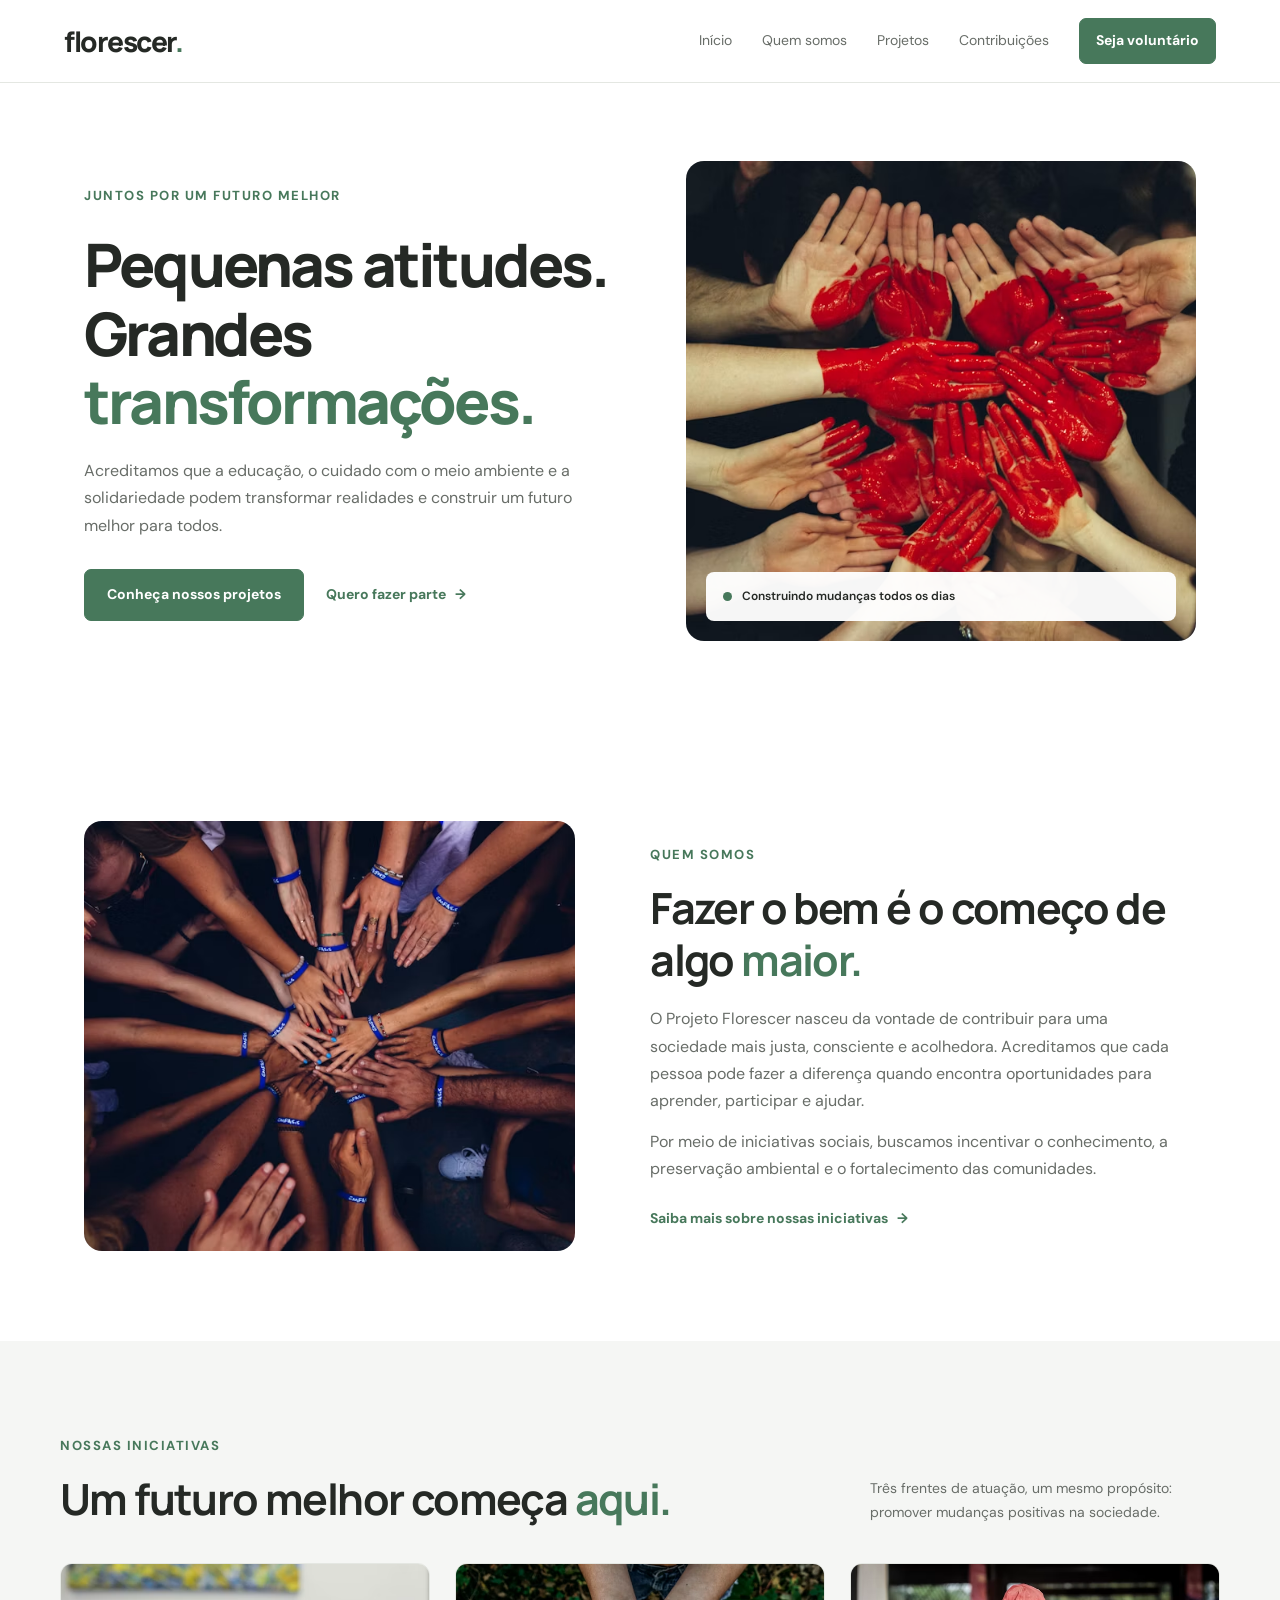
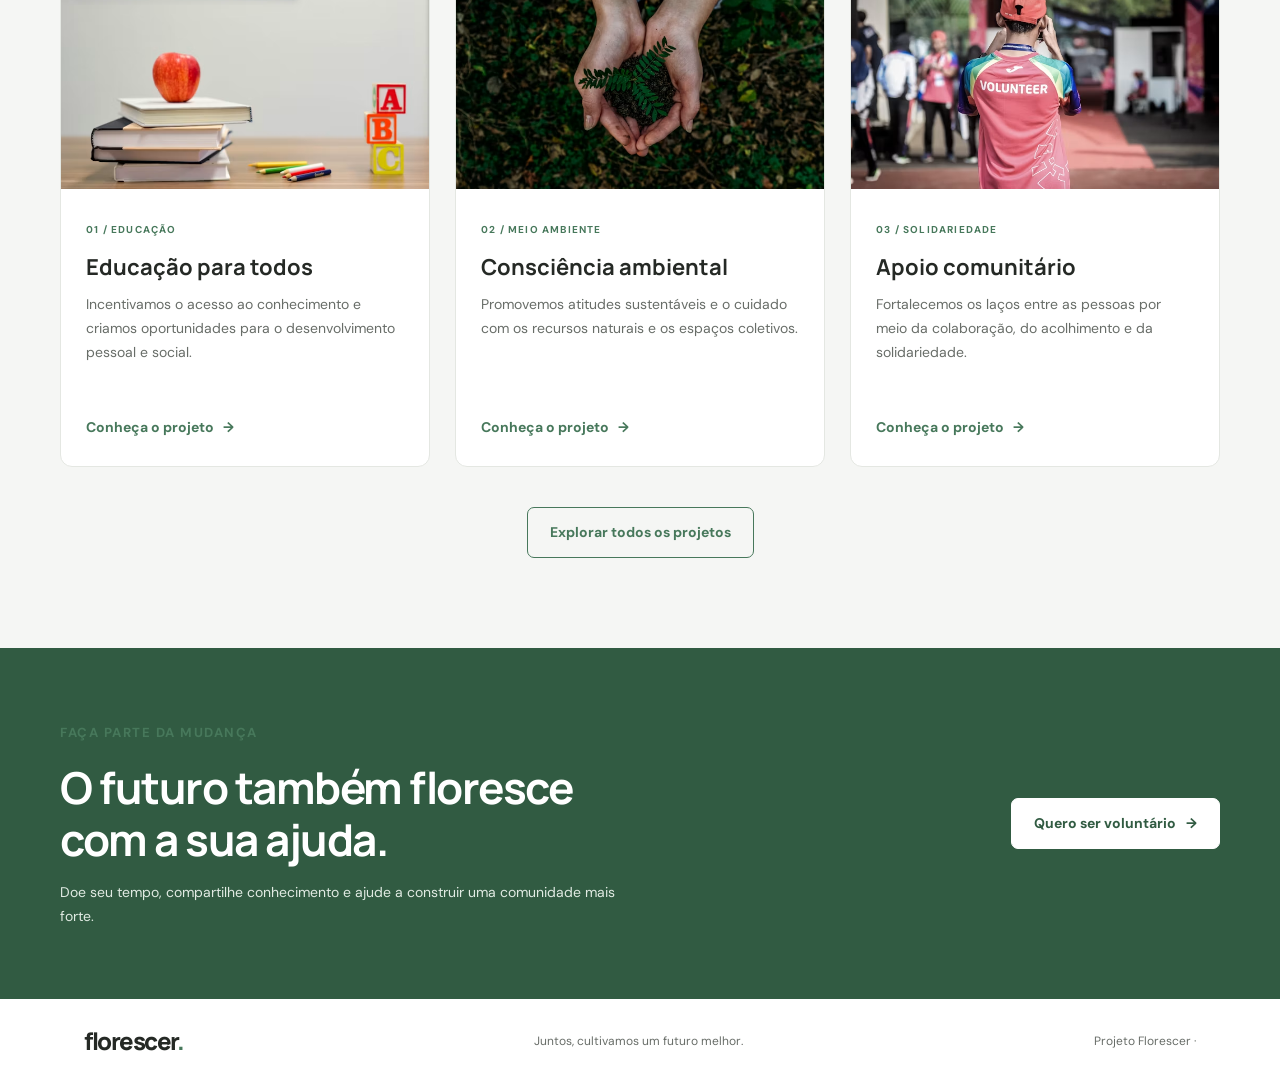
<file: index.html>
<!DOCTYPE html>
<html lang="pt-BR">
<head>
    <meta charset="UTF-8">
    <meta name="viewport" content="width=device-width, initial-scale=1.0">
    <meta name="description" content="Conheça o Projeto Florescer, uma iniciativa dedicada à educação, sustentabilidade e apoio comunitário.">
    <title>Projeto Florescer | Transformando vidas</title>
    <link rel="stylesheet" href="style.css">
    <script src="script.js" defer></script>
</head>
<body>
    <header class="cabecalho">
        <a href="index.html" class="logo">florescer<span>.</span></a>

        <button class="menu-toggle" aria-label="Abrir menu" aria-expanded="false">
            <span></span>
            <span></span>
            <span></span>
        </button>

        <nav class="navegacao" aria-label="Menu principal">
            <a href="#inicio">Início</a>
            <a href="#sobre">Quem somos</a>
            <a href="#projetos">Projetos</a>
            <a href="contribuicoes.html">Contribuições</a>
            <a href="cadastro.html" class="botao botao-menu">Seja voluntário</a>
        </nav>
    </header>

    <main>
        <section class="hero" id="inicio">
            <div class="hero-conteudo">
                <span class="etiqueta">Juntos por um futuro melhor</span>
                <h1>Pequenas atitudes.<br>Grandes <span>transformações.</span></h1>
                <p>
                    Acreditamos que a educação, o cuidado com o meio ambiente
                    e a solidariedade podem transformar realidades e construir
                    um futuro melhor para todos.
                </p>
                <div class="hero-acoes">
                    <a href="#projetos" class="botao">Conheça nossos projetos</a>
                    <a href="cadastro.html" class="link-secundario">Quero fazer parte <span>→</span></a>
                </div>
            </div>

            <div class="hero-imagem">
                <img src="img/img.inicio.avif" alt="Imagem de apresentação do Projeto Florescer">
                <div class="imagem-legenda">
                    <span class="ponto-verde"></span>
                    <span>Construindo mudanças todos os dias</span>
                </div>
            </div>
        </section>

        <section class="sobre secao" id="sobre">
            <div class="sobre-imagem">
                <img src="img/img.quemsomos.avif" alt="Pessoas unidas por uma causa social">
            </div>

            <div class="sobre-conteudo">
                <span class="etiqueta">Quem somos</span>
                <h2>Fazer o bem é o começo de algo <span>maior.</span></h2>
                <p>
                    O Projeto Florescer nasceu da vontade de contribuir para
                    uma sociedade mais justa, consciente e acolhedora.
                    Acreditamos que cada pessoa pode fazer a diferença quando
                    encontra oportunidades para aprender, participar e ajudar.
                </p>
                <p>
                    Por meio de iniciativas sociais, buscamos incentivar o
                    conhecimento, a preservação ambiental e o fortalecimento
                    das comunidades.
                </p>
                <a href="projetos.html" class="link-secundario">Saiba mais sobre nossas iniciativas <span>→</span></a>
            </div>
        </section>

        <section class="projetos secao" id="projetos">
            <div class="secao-cabecalho">
                <div>
                    <span class="etiqueta">Nossas iniciativas</span>
                    <h2>Um futuro melhor começa <span>aqui.</span></h2>
                </div>
                <p>
                    Três frentes de atuação, um mesmo propósito:
                    promover mudanças positivas na sociedade.
                </p>
            </div>

            <div class="projetos-grid">
                <article class="projeto-card">
                    <img src="img/img.eduparatodos.avif" alt="Iniciativa de educação para todos" loading="lazy">
                    <div class="projeto-card-conteudo">
                        <span class="numero-projeto">01 / EDUCAÇÃO</span>
                        <h3>Educação para todos</h3>
                        <p>
                            Incentivamos o acesso ao conhecimento e criamos
                            oportunidades para o desenvolvimento pessoal e social.
                        </p>
                        <a href="projetos.html#educacao" class="link-secundario">
                            Conheça o projeto <span>→</span>
                        </a>
                    </div>
                </article>

                <article class="projeto-card">
                    <img src="img/img.consiambiental.avif" alt="Iniciativa de conscientização ambiental" loading="lazy">
                    <div class="projeto-card-conteudo">
                        <span class="numero-projeto">02 / MEIO AMBIENTE</span>
                        <h3>Consciência ambiental</h3>
                        <p>
                            Promovemos atitudes sustentáveis e o cuidado com
                            os recursos naturais e os espaços coletivos.
                        </p>
                        <a href="projetos.html#meio-ambiente" class="link-secundario">
                            Conheça o projeto <span>→</span>
                        </a>
                    </div>
                </article>

                <article class="projeto-card">
                    <img src="img/img.apoiocomunitario.avif" alt="Iniciativa de apoio à comunidade" loading="lazy">
                    <div class="projeto-card-conteudo">
                        <span class="numero-projeto">03 / SOLIDARIEDADE</span>
                        <h3>Apoio comunitário</h3>
                        <p>
                            Fortalecemos os laços entre as pessoas por meio
                            da colaboração, do acolhimento e da solidariedade.
                        </p>
                        <a href="projetos.html#apoio-comunitario" class="link-secundario">
                            Conheça o projeto <span>→</span>
                        </a>
                    </div>
                </article>
            </div>

            <div class="centralizar">
                <a href="projetos.html" class="botao botao-contorno">Explorar todos os projetos</a>
            </div>
        </section>

        <section class="chamada">
            <div>
                <span class="etiqueta etiqueta-clara">Faça parte da mudança</span>
                <h2>O futuro também floresce<br>com a sua ajuda.</h2>
                <p>
                    Doe seu tempo, compartilhe conhecimento e ajude a
                    construir uma comunidade mais forte.
                </p>
            </div>
            <a href="cadastro.html" class="botao botao-claro">Quero ser voluntário <span>→</span></a>
        </section>
    </main>

    <footer class="rodape">
        <a href="index.html" class="logo logo-rodape">florescer<span>.</span></a>
        <p>Juntos, cultivamos um futuro melhor.</p>
        <span class="copyright">Projeto Florescer · <span id="ano-atual"></span></span>
    </footer>
</body>
</html>
</file>
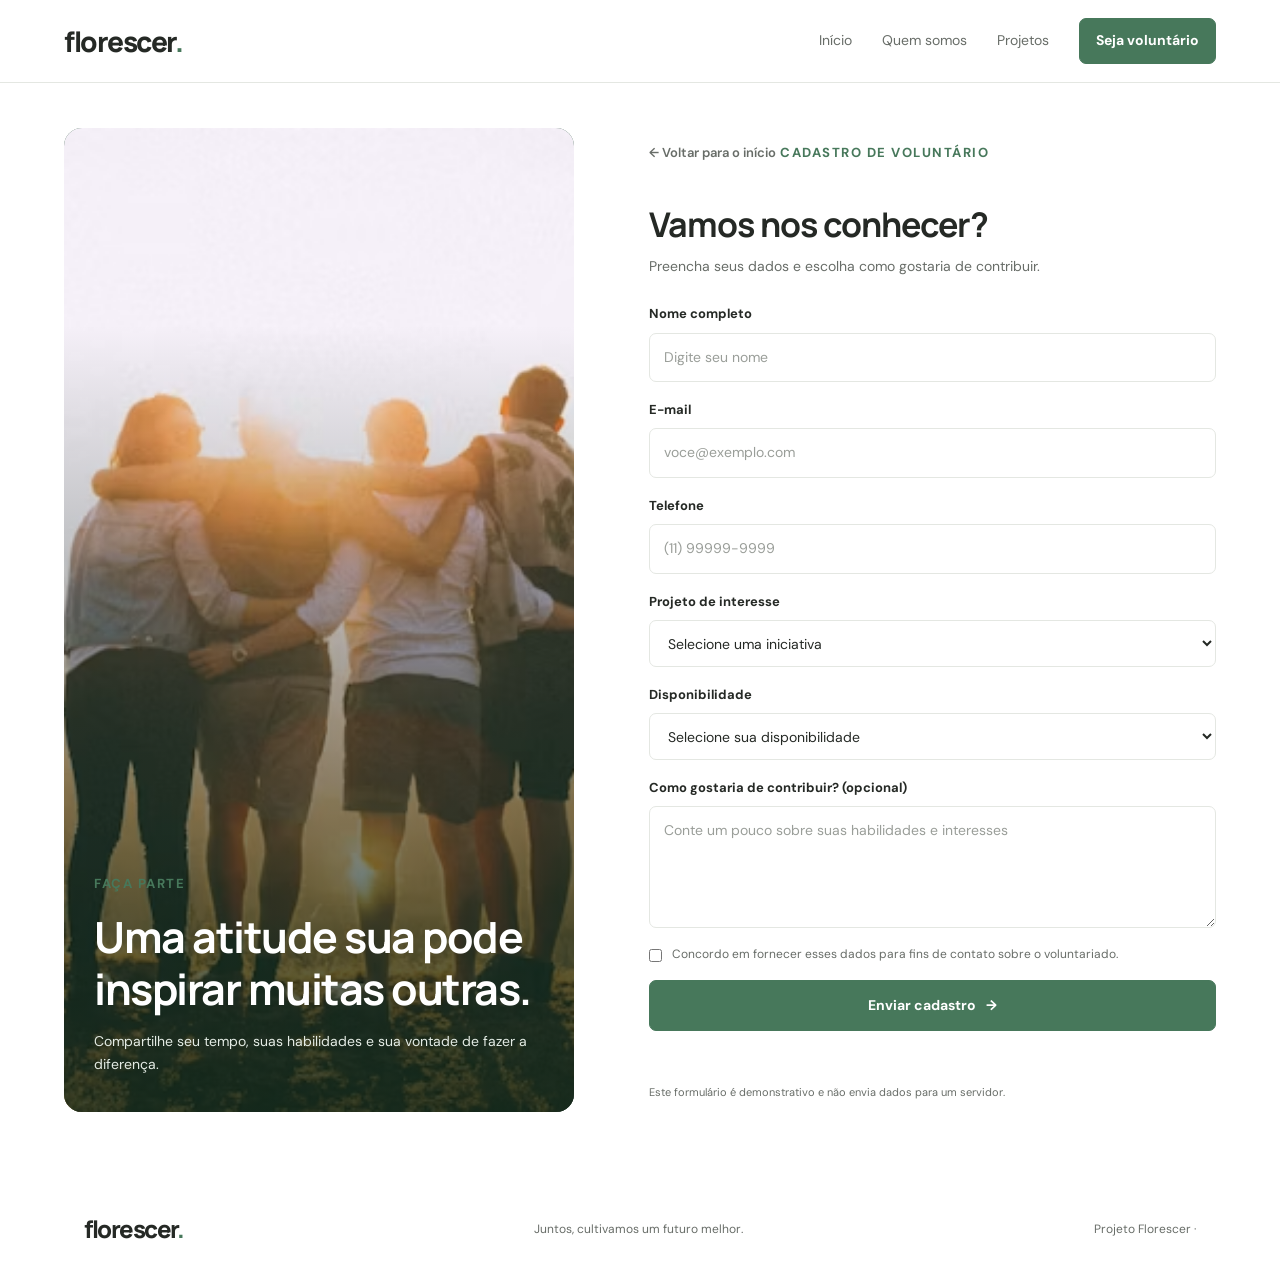
<file: cadastro.html>
<!DOCTYPE html>
<html lang="pt-BR">
<head>
    <meta charset="UTF-8">
    <meta name="viewport" content="width=device-width, initial-scale=1.0">
    <meta name="description" content="Cadastre-se como voluntário e participe das iniciativas do Projeto Florescer.">
    <title>Seja voluntário | Projeto Florescer</title>
    <link rel="stylesheet" href="style.css">
    <script src="script.js" defer></script>
</head>
<body>
    <header class="cabecalho">
        <a href="index.html" class="logo">florescer<span>.</span></a>

        <button class="menu-toggle" aria-label="Abrir menu" aria-expanded="false">
            <span></span>
            <span></span>
            <span></span>
        </button>

        <nav class="navegacao" aria-label="Menu principal">
            <a href="index.html">Início</a>
            <a href="index.html#sobre">Quem somos</a>
            <a href="projetos.html">Projetos</a>
            <a href="cadastro.html" aria-current="page" class="botao botao-menu">Seja voluntário</a>
        </nav>
    </header>

    <main class="cadastro-pagina">
        <section class="cadastro-imagem">
            <img src="img/img.cadastro.avif" alt="Imagem de acolhimento e participação social">
            <div class="cadastro-imagem-texto">
                <span class="etiqueta etiqueta-clara">Faça parte</span>
                <h1>Uma atitude sua pode inspirar muitas outras.</h1>
                <p>
                    Compartilhe seu tempo, suas habilidades e sua vontade
                    de fazer a diferença.
                </p>
            </div>
        </section>

        <section class="cadastro-formulario">
            <a href="index.html" class="voltar">← Voltar para o início</a>
            <span class="etiqueta">Cadastro de voluntário</span>
            <h2>Vamos nos conhecer?</h2>
            <p class="texto-formulario">
                Preencha seus dados e escolha como gostaria de contribuir.
            </p>

            <form id="form-voluntario">
                <div class="campo">
                    <label for="nome">Nome completo</label>
                    <input type="text" id="nome" name="nome" placeholder="Digite seu nome" autocomplete="name" required>
                </div>

                <div class="campo">
                    <label for="email">E-mail</label>
                    <input type="email" id="email" name="email" placeholder="voce@exemplo.com" autocomplete="email" required>
                </div>

                <div class="campo">
                    <label for="telefone">Telefone</label>
                    <input type="tel" id="telefone" name="telefone" placeholder="(11) 99999-9999" autocomplete="tel" required>
                </div>

                <div class="campo">
                    <label for="projeto-interesse">Projeto de interesse</label>
                    <select id="projeto-interesse" name="projeto" required>
                        <option value="">Selecione uma iniciativa</option>
                        <option value="educacao">Educação para todos</option>
                        <option value="meio-ambiente">Consciência ambiental</option>
                        <option value="apoio-comunitario">Apoio comunitário</option>
                        <option value="todos">Tenho interesse em todas</option>
                    </select>
                </div>

                <div class="campo">
                    <label for="disponibilidade">Disponibilidade</label>
                    <select id="disponibilidade" name="disponibilidade" required>
                        <option value="">Selecione sua disponibilidade</option>
                        <option value="durante-a-semana">Durante a semana</option>
                        <option value="finais-de-semana">Finais de semana</option>
                        <option value="ocasional">Ações pontuais</option>
                        <option value="flexivel">Flexível</option>
                    </select>
                </div>

                <div class="campo">
                    <label for="mensagem">Como gostaria de contribuir? (opcional)</label>
                    <textarea id="mensagem" name="mensagem" rows="4" placeholder="Conte um pouco sobre suas habilidades e interesses"></textarea>
                </div>

                <label class="campo-checkbox">
                    <input type="checkbox" id="consentimento" name="consentimento" required>
                    <span>Concordo em fornecer esses dados para fins de contato sobre o voluntariado.</span>
                </label>

                <button type="submit" class="botao botao-formulario">Enviar cadastro <span>→</span></button>

                <p id="mensagem-formulario" class="mensagem-formulario" role="status" aria-live="polite"></p>
                <p class="aviso-formulario">
                    Este formulário é demonstrativo e não envia dados para um servidor.
                </p>
            </form>
        </section>
    </main>

    <footer class="rodape">
        <a href="index.html" class="logo logo-rodape">florescer<span>.</span></a>
        <p>Juntos, cultivamos um futuro melhor.</p>
        <span class="copyright">Projeto Florescer · <span id="ano-atual"></span></span>
    </footer>
</body>
</html>
</file>
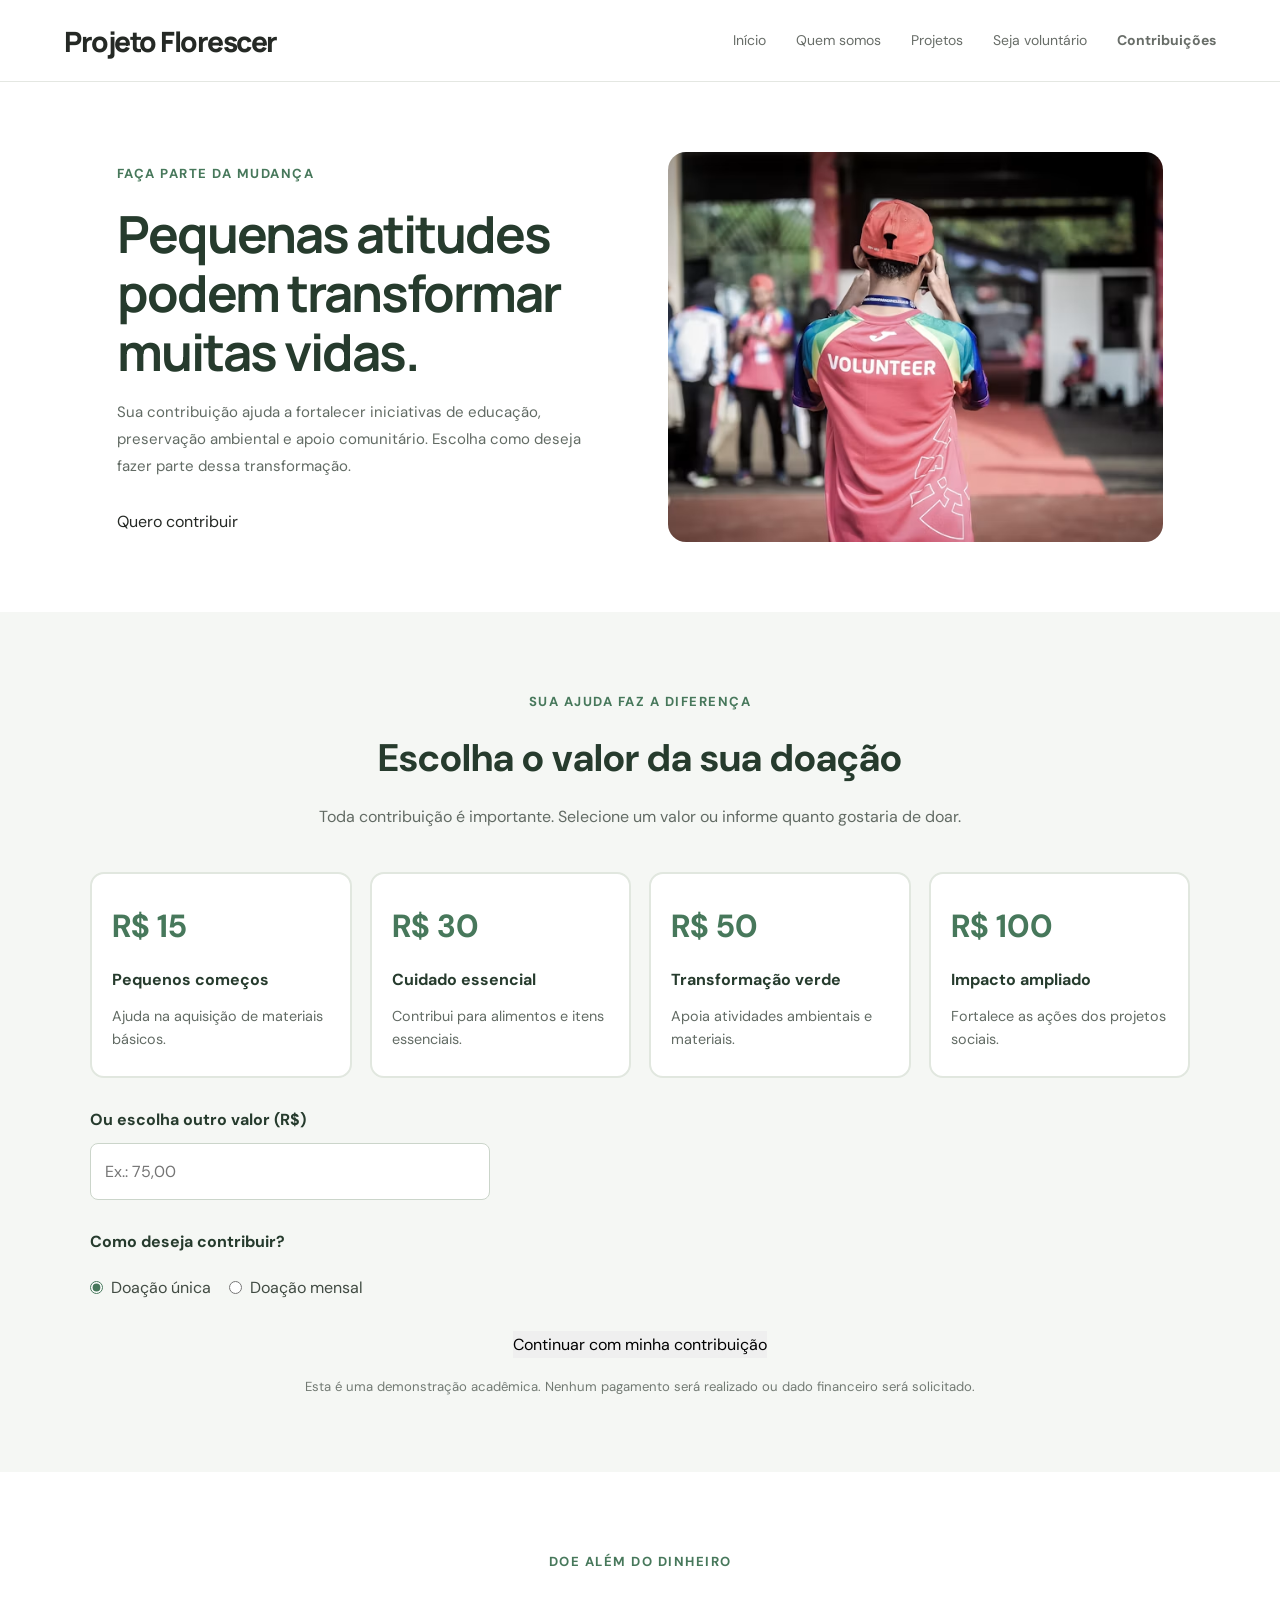
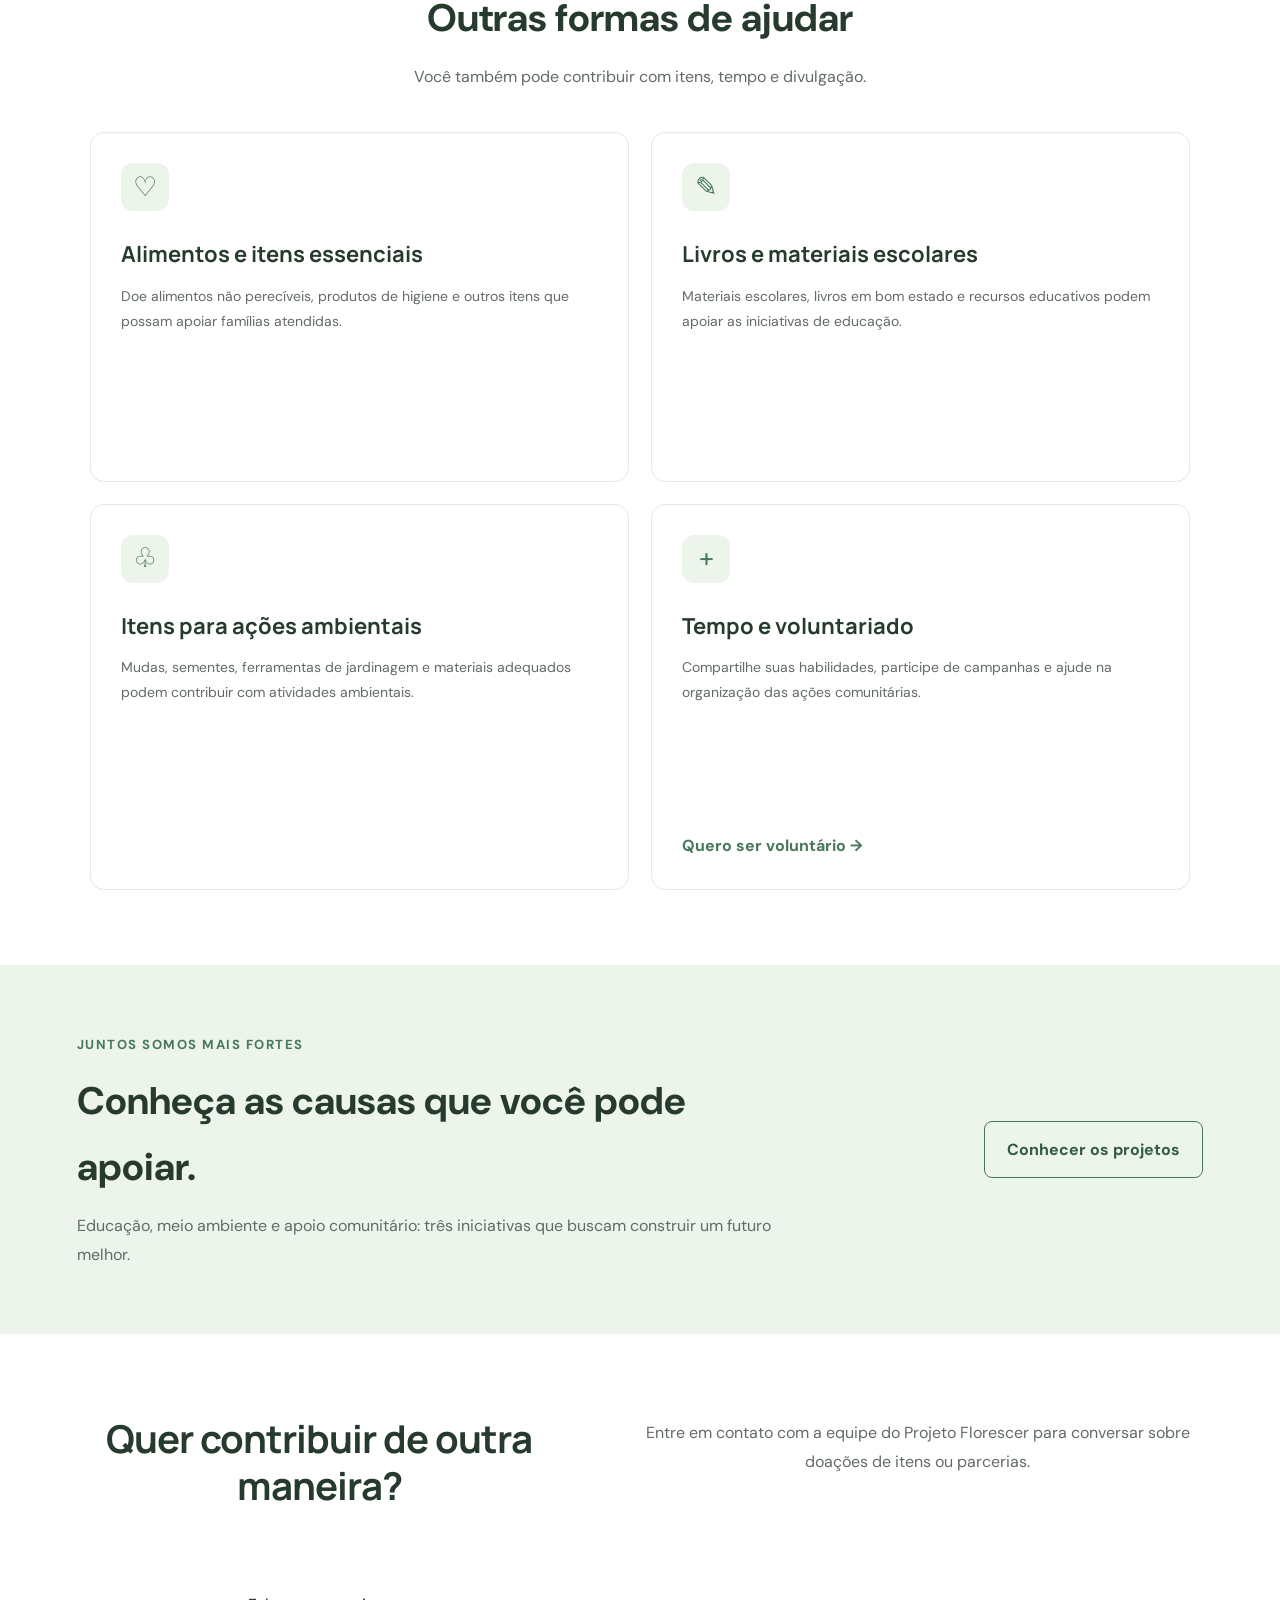
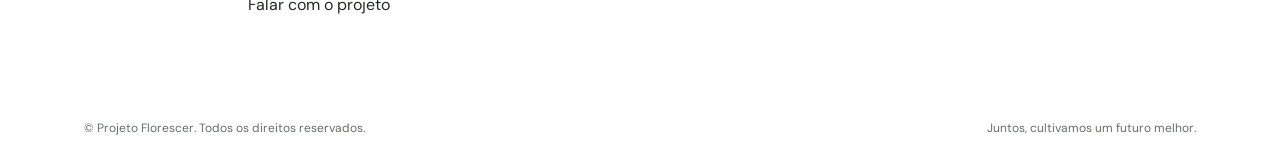
<file: contribuicoes.html>
<!DOCTYPE html>
<html lang="pt-BR">
<head>
    <meta charset="UTF-8">
    <meta name="viewport" content="width=device-width, initial-scale=1.0">
    <meta name="description" content="Contribua com o Projeto Florescer e ajude a transformar vidas por meio da educação, do meio ambiente e do apoio comunitário.">
    <title>Contribuições | Projeto Florescer</title>
    <link rel="stylesheet" href="style.css">
    <script src="script.js" defer></script>
</head>
<body>

    <header class="cabecalho">
        <a href="index.html" class="logo">Projeto Florescer</a>

        <nav class="navegacao">
            <a href="index.html">Início</a>
            <a href="index.html#quem-somos">Quem somos</a>
            <a href="projetos.html">Projetos</a>
            <a href="cadastro.html">Seja voluntário</a>
            <a href="contribuicoes.html" class="link-ativo">Contribuições</a>
        </nav>
    </header>

    <main>
        <section class="contribuicoes-hero">
            <div class="contribuicoes-hero-conteudo">
                <span class="etiqueta">Faça parte da mudança</span>
                <h1>Pequenas atitudes podem transformar muitas vidas.</h1>
                <p>
                    Sua contribuição ajuda a fortalecer iniciativas de educação,
                    preservação ambiental e apoio comunitário. Escolha como
                    deseja fazer parte dessa transformação.
                </p>
                <a href="#doacoes" class="botao-principal">Quero contribuir</a>
            </div>

            <div class="contribuicoes-hero-imagem">
                <img
                    src="img/img.apoiocomunitario.avif"
                    alt="Ações de apoio comunitário do Projeto Florescer"
                >
            </div>
        </section>

        <section class="secao-contribuicoes" id="doacoes">
            <div class="titulo-secao">
                <span class="etiqueta">Sua ajuda faz a diferença</span>
                <h2>Escolha o valor da sua doação</h2>
                <p>
                    Toda contribuição é importante. Selecione um valor
                    ou informe quanto gostaria de doar.
                </p>
            </div>

            <form id="form-doacao" class="form-doacao">
                <div class="opcoes-doacao">
                    <label class="opcao-doacao">
                        <input type="radio" name="valor" value="15" required>
                        <span class="opcao-doacao-conteudo">
                            <strong>R$ 15</strong>
                            <small>Pequenos começos</small>
                            <span>Ajuda na aquisição de materiais básicos.</span>
                        </span>
                    </label>

                    <label class="opcao-doacao">
                        <input type="radio" name="valor" value="30">
                        <span class="opcao-doacao-conteudo">
                            <strong>R$ 30</strong>
                            <small>Cuidado essencial</small>
                            <span>Contribui para alimentos e itens essenciais.</span>
                        </span>
                    </label>

                    <label class="opcao-doacao">
                        <input type="radio" name="valor" value="50">
                        <span class="opcao-doacao-conteudo">
                            <strong>R$ 50</strong>
                            <small>Transformação verde</small>
                            <span>Apoia atividades ambientais e materiais.</span>
                        </span>
                    </label>

                    <label class="opcao-doacao">
                        <input type="radio" name="valor" value="100">
                        <span class="opcao-doacao-conteudo">
                            <strong>R$ 100</strong>
                            <small>Impacto ampliado</small>
                            <span>Fortalece as ações dos projetos sociais.</span>
                        </span>
                    </label>
                </div>

                <div class="valor-personalizado">
                    <label for="valor-personalizado">Ou escolha outro valor (R$)</label>
                    <input
                        type="number"
                        id="valor-personalizado"
                        name="valor-personalizado"
                        min="1"
                        step="0.01"
                        placeholder="Ex.: 75,00"
                    >
                </div>

                <div class="frequencia-doacao">
                    <p>Como deseja contribuir?</p>

                    <label>
                        <input type="radio" name="frequencia" value="unica" checked>
                        Doação única
                    </label>

                    <label>
                        <input type="radio" name="frequencia" value="mensal">
                        Doação mensal
                    </label>
                </div>

                <button type="submit" class="botao-principal botao-doacao">
                    Continuar com minha contribuição
                </button>

                <p id="mensagem-doacao" class="mensagem-formulario" role="status"></p>

                <p class="aviso-doacao">
                    Esta é uma demonstração acadêmica. Nenhum pagamento será
                    realizado ou dado financeiro será solicitado.
                </p>
            </form>
        </section>

        <section class="secao-contribuicoes secao-itens">
            <div class="titulo-secao">
                <span class="etiqueta">Doe além do dinheiro</span>
                <h2>Outras formas de ajudar</h2>
                <p>
                    Você também pode contribuir com itens, tempo e divulgação.
                </p>
            </div>

            <div class="contribuicoes-grid">
                <article class="contribuicao-card">
                    <div class="contribuicao-icone">♡</div>
                    <h3>Alimentos e itens essenciais</h3>
                    <p>
                        Doe alimentos não perecíveis, produtos de higiene
                        e outros itens que possam apoiar famílias atendidas.
                    </p>
                </article>

                <article class="contribuicao-card">
                    <div class="contribuicao-icone">✎</div>
                    <h3>Livros e materiais escolares</h3>
                    <p>
                        Materiais escolares, livros em bom estado e recursos
                        educativos podem apoiar as iniciativas de educação.
                    </p>
                </article>

                <article class="contribuicao-card">
                    <div class="contribuicao-icone">♧</div>
                    <h3>Itens para ações ambientais</h3>
                    <p>
                        Mudas, sementes, ferramentas de jardinagem e materiais
                        adequados podem contribuir com atividades ambientais.
                    </p>
                </article>

                <article class="contribuicao-card">
                    <div class="contribuicao-icone">+</div>
                    <h3>Tempo e voluntariado</h3>
                    <p>
                        Compartilhe suas habilidades, participe de campanhas
                        e ajude na organização das ações comunitárias.
                    </p>
                    <a href="cadastro.html" class="link-card">Quero ser voluntário →</a>
                </article>
            </div>
        </section>

        <section class="contribuicoes-projetos">
            <div>
                <span class="etiqueta">Juntos somos mais fortes</span>
                <h2>Conheça as causas que você pode apoiar.</h2>
                <p>
                    Educação, meio ambiente e apoio comunitário:
                    três iniciativas que buscam construir um futuro melhor.
                </p>
            </div>

            <a href="projetos.html" class="botao-secundario">
                Conhecer os projetos
            </a>
        </section>

        <section class="contato-contribuicao">
            <h2>Quer contribuir de outra maneira?</h2>
            <p>
                Entre em contato com a equipe do Projeto Florescer
                para conversar sobre doações de itens ou parcerias.
            </p>
            <a href="cadastro.html" class="botao-principal">
                Falar com o projeto
            </a>
        </section>
    </main>

    <footer class="rodape">
        <p>&copy; <span id="ano-atual"></span> Projeto Florescer. Todos os direitos reservados.</p>
        <p>Juntos, cultivamos um futuro melhor.</p>
    </footer>

</body>
</html>
</file>
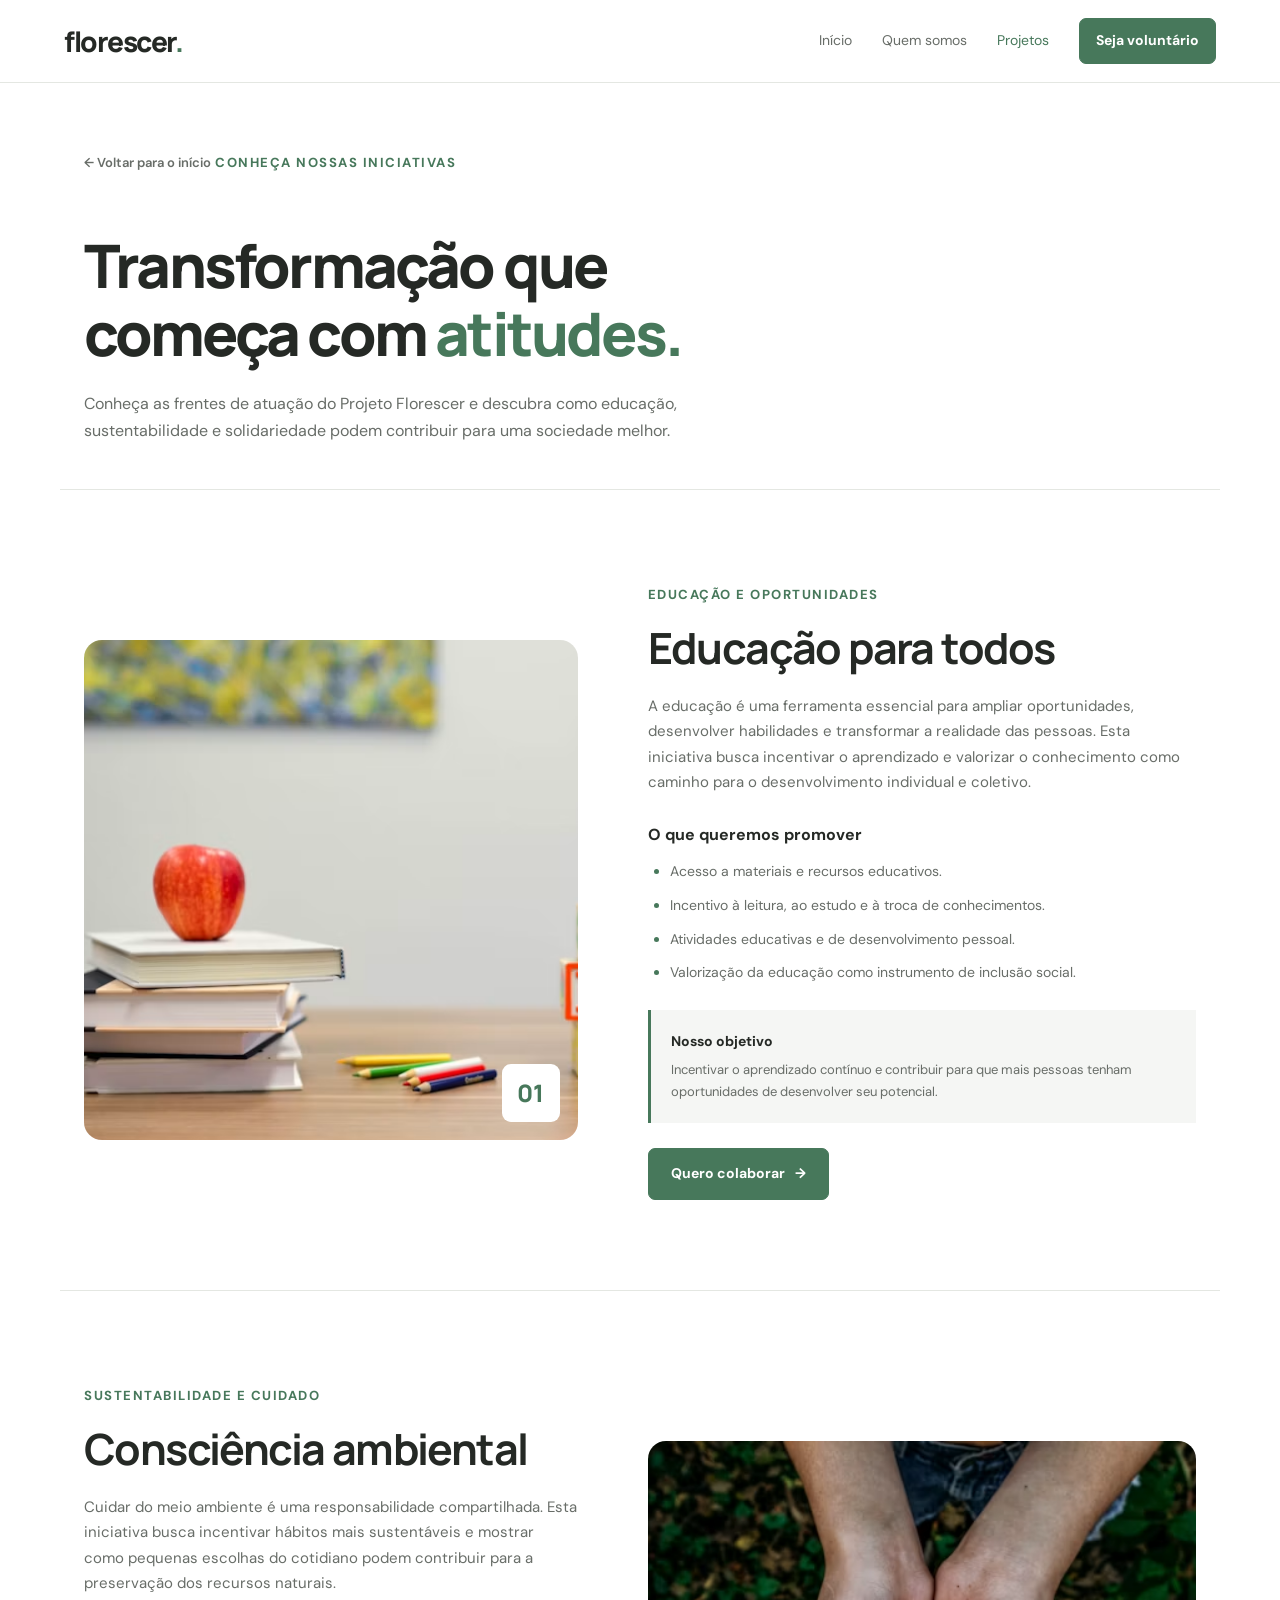
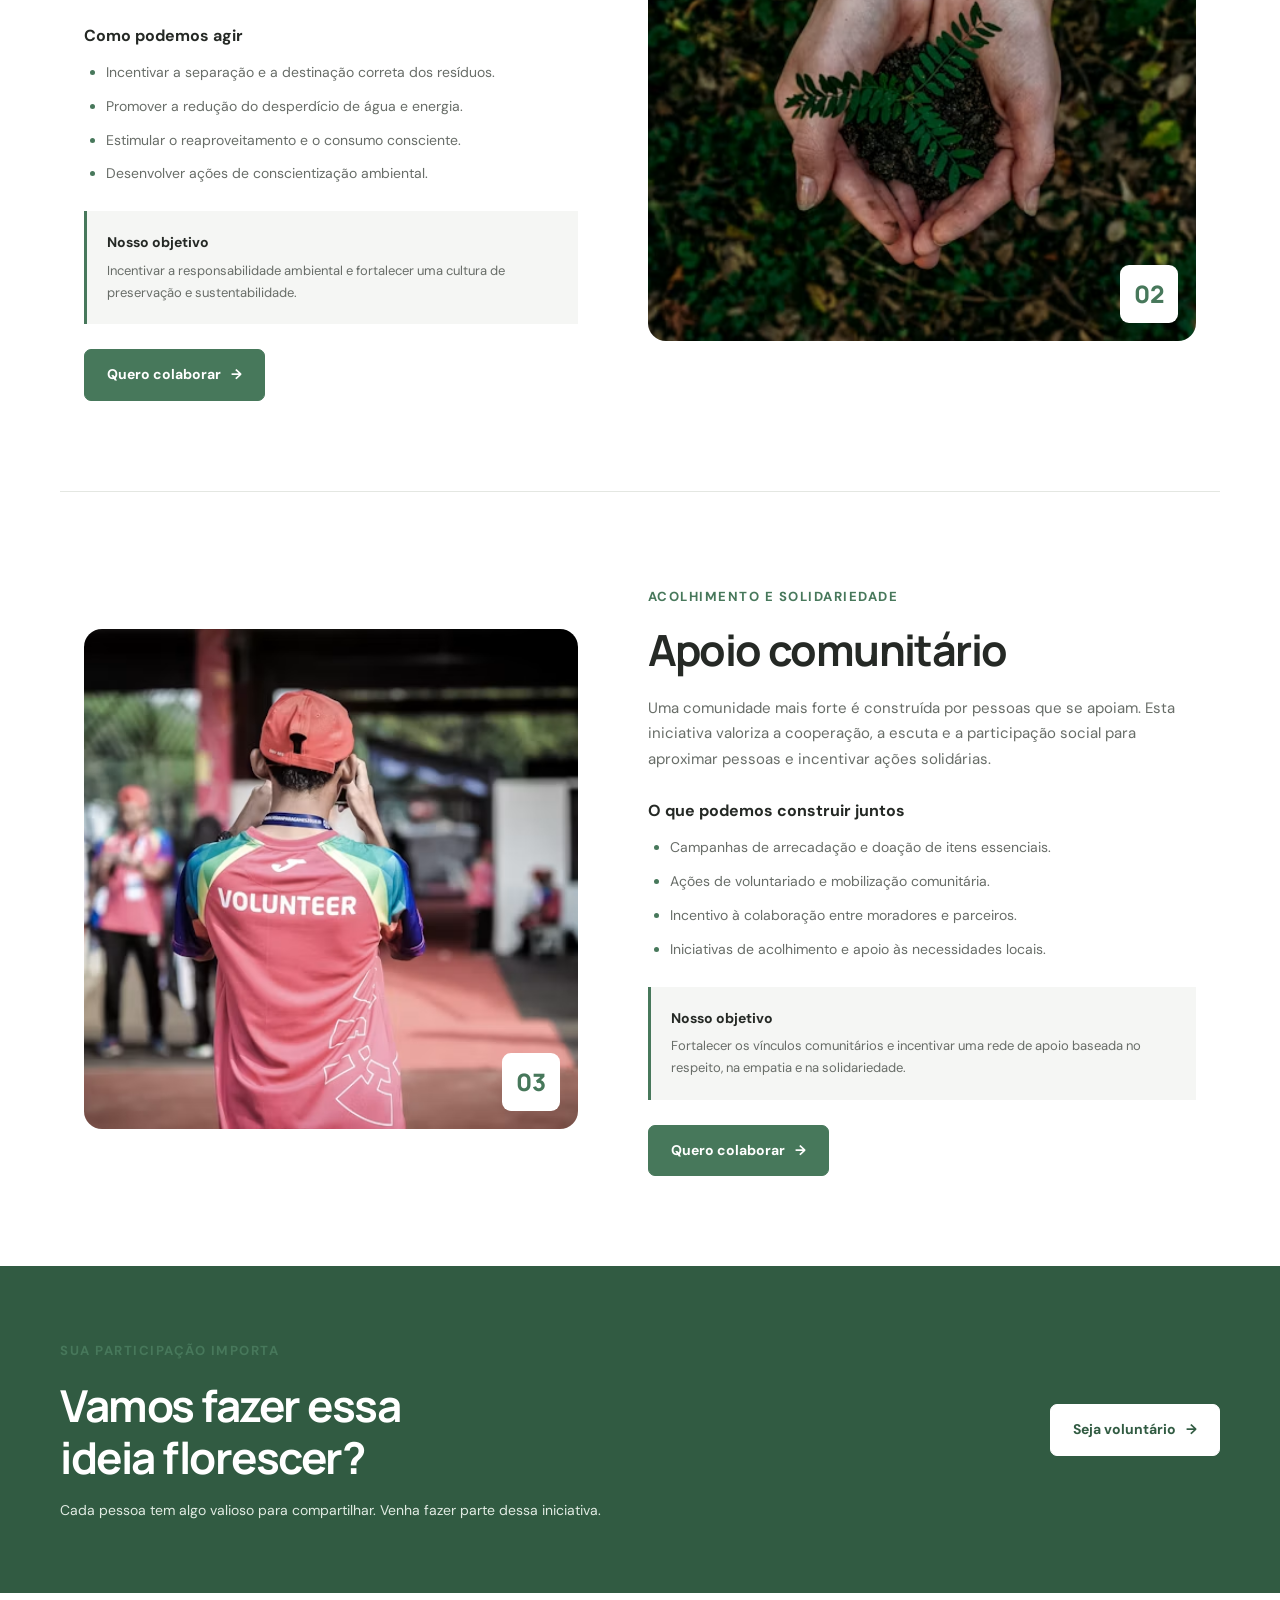
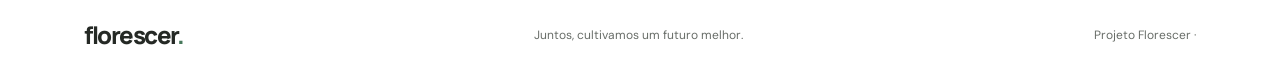
<file: projetos.html>
<!DOCTYPE html>
<html lang="pt-BR">
<head>
    <meta charset="UTF-8">
    <meta name="viewport" content="width=device-width, initial-scale=1.0">
    <meta name="description" content="Conheça em detalhes as iniciativas de educação, sustentabilidade e apoio comunitário do Projeto Florescer.">
    <title>Nossos projetos | Projeto Florescer</title>
    <link rel="stylesheet" href="style.css">
    <script src="script.js" defer></script>
</head>
<body>
    <header class="cabecalho">
        <a href="index.html" class="logo">florescer<span>.</span></a>

        <button class="menu-toggle" aria-label="Abrir menu" aria-expanded="false">
            <span></span>
            <span></span>
            <span></span>
        </button>

        <nav class="navegacao" aria-label="Menu principal">
            <a href="index.html">Início</a>
            <a href="index.html#sobre">Quem somos</a>
            <a href="projetos.html" aria-current="page">Projetos</a>
            <a href="cadastro.html" class="botao botao-menu">Seja voluntário</a>
        </nav>
    </header>

    <main>
        <section class="pagina-intro">
            <a href="index.html" class="voltar">← Voltar para o início</a>
            <span class="etiqueta">Conheça nossas iniciativas</span>
            <h1>Transformação que<br>começa com <span>atitudes.</span></h1>
            <p>
                Conheça as frentes de atuação do Projeto Florescer e descubra
                como educação, sustentabilidade e solidariedade podem
                contribuir para uma sociedade melhor.
            </p>
        </section>

        <section class="detalhe-projeto secao" id="educacao">
            <div class="detalhe-imagem">
                <img src="img/img.eduparatodos.avif" alt="Imagem representativa do projeto Educação para Todos" loading="lazy">
                <span class="detalhe-numero">01</span>
            </div>

            <div class="detalhe-conteudo">
                <span class="etiqueta">Educação e oportunidades</span>
                <h2>Educação para todos</h2>
                <p>
                    A educação é uma ferramenta essencial para ampliar
                    oportunidades, desenvolver habilidades e transformar
                    a realidade das pessoas. Esta iniciativa busca incentivar
                    o aprendizado e valorizar o conhecimento como caminho
                    para o desenvolvimento individual e coletivo.
                </p>

                <h3>O que queremos promover</h3>
                <ul class="lista-beneficios">
                    <li>Acesso a materiais e recursos educativos.</li>
                    <li>Incentivo à leitura, ao estudo e à troca de conhecimentos.</li>
                    <li>Atividades educativas e de desenvolvimento pessoal.</li>
                    <li>Valorização da educação como instrumento de inclusão social.</li>
                </ul>

                <div class="objetivo-box">
                    <strong>Nosso objetivo</strong>
                    <p>
                        Incentivar o aprendizado contínuo e contribuir para
                        que mais pessoas tenham oportunidades de desenvolver
                        seu potencial.
                    </p>
                </div>

                <a href="cadastro.html" class="botao">Quero colaborar <span>→</span></a>
            </div>
        </section>

        <section class="detalhe-projeto detalhe-reverso secao" id="meio-ambiente">
            <div class="detalhe-imagem">
                <img src="img/img.consiambiental.avif" alt="Imagem representativa do projeto Consciência Ambiental" loading="lazy">
                <span class="detalhe-numero">02</span>
            </div>

            <div class="detalhe-conteudo">
                <span class="etiqueta">Sustentabilidade e cuidado</span>
                <h2>Consciência ambiental</h2>
                <p>
                    Cuidar do meio ambiente é uma responsabilidade compartilhada.
                    Esta iniciativa busca incentivar hábitos mais sustentáveis
                    e mostrar como pequenas escolhas do cotidiano podem
                    contribuir para a preservação dos recursos naturais.
                </p>

                <h3>Como podemos agir</h3>
                <ul class="lista-beneficios">
                    <li>Incentivar a separação e a destinação correta dos resíduos.</li>
                    <li>Promover a redução do desperdício de água e energia.</li>
                    <li>Estimular o reaproveitamento e o consumo consciente.</li>
                    <li>Desenvolver ações de conscientização ambiental.</li>
                </ul>

                <div class="objetivo-box">
                    <strong>Nosso objetivo</strong>
                    <p>
                        Incentivar a responsabilidade ambiental e fortalecer
                        uma cultura de preservação e sustentabilidade.
                    </p>
                </div>

                <a href="cadastro.html" class="botao">Quero colaborar <span>→</span></a>
            </div>
        </section>

        <section class="detalhe-projeto secao" id="apoio-comunitario">
            <div class="detalhe-imagem">
                <img src="img/img.apoiocomunitario.avif" alt="Imagem representativa do projeto Apoio Comunitário" loading="lazy">
                <span class="detalhe-numero">03</span>
            </div>

            <div class="detalhe-conteudo">
                <span class="etiqueta">Acolhimento e solidariedade</span>
                <h2>Apoio comunitário</h2>
                <p>
                    Uma comunidade mais forte é construída por pessoas que
                    se apoiam. Esta iniciativa valoriza a cooperação, a escuta
                    e a participação social para aproximar pessoas e incentivar
                    ações solidárias.
                </p>

                <h3>O que podemos construir juntos</h3>
                <ul class="lista-beneficios">
                    <li>Campanhas de arrecadação e doação de itens essenciais.</li>
                    <li>Ações de voluntariado e mobilização comunitária.</li>
                    <li>Incentivo à colaboração entre moradores e parceiros.</li>
                    <li>Iniciativas de acolhimento e apoio às necessidades locais.</li>
                </ul>

                <div class="objetivo-box">
                    <strong>Nosso objetivo</strong>
                    <p>
                        Fortalecer os vínculos comunitários e incentivar
                        uma rede de apoio baseada no respeito, na empatia
                        e na solidariedade.
                    </p>
                </div>

                <a href="cadastro.html" class="botao">Quero colaborar <span>→</span></a>
            </div>
        </section>

        <section class="chamada">
            <div>
                <span class="etiqueta etiqueta-clara">Sua participação importa</span>
                <h2>Vamos fazer essa<br>ideia florescer?</h2>
                <p>
                    Cada pessoa tem algo valioso para compartilhar.
                    Venha fazer parte dessa iniciativa.
                </p>
            </div>
            <a href="cadastro.html" class="botao botao-claro">Seja voluntário <span>→</span></a>
        </section>
    </main>

    <footer class="rodape">
        <a href="index.html" class="logo logo-rodape">florescer<span>.</span></a>
        <p>Juntos, cultivamos um futuro melhor.</p>
        <span class="copyright">Projeto Florescer · <span id="ano-atual"></span></span>
    </footer>
</body>
</html>
</file>
<file: style.css>
@import url('https://fonts.googleapis.com/css2?family=DM+Sans:wght@400;500;600;700&family=Manrope:wght@400;500;600;700;800&display=swap');

:root {
    --fundo: #ffffff;
    --fundo-suave: #f5f6f4;
    --texto: #252925;
    --texto-suave: #686d68;
    --destaque: #47785b;
    --destaque-escuro: #315b42;
    --borda: #e4e7e2;
    --branco: #ffffff;
    --largura: 1160px;
    --raio: 18px;
    --sombra: 0 12px 35px rgba(31, 48, 35, 0.08);
}

* {
    margin: 0;
    padding: 0;
    box-sizing: border-box;
}

html {
    scroll-behavior: smooth;
    scroll-padding-top: 100px;
}

body {
    font-family: "DM Sans", sans-serif;
    color: var(--texto);
    background: var(--fundo);
    line-height: 1.7;
}

img {
    display: block;
    width: 100%;
    object-fit: cover;
}

a {
    color: inherit;
    text-decoration: none;
}

button,
input,
select,
textarea {
    font: inherit;
}

button,
a {
    -webkit-tap-highlight-color: transparent;
}

button:focus-visible,
a:focus-visible,
input:focus-visible,
select:focus-visible,
textarea:focus-visible {
    outline: 3px solid rgba(71, 120, 91, 0.4);
    outline-offset: 3px;
}

.cabecalho {
    width: 100%;
    min-height: 82px;
    padding: 18px max(5%, calc((100% - var(--largura)) / 2));
    display: flex;
    align-items: center;
    justify-content: space-between;
    gap: 28px;
    background: rgba(255, 255, 255, 0.96);
    border-bottom: 1px solid var(--borda);
    position: sticky;
    top: 0;
    z-index: 100;
    backdrop-filter: blur(12px);
}

.logo {
    font-family: "Manrope", sans-serif;
    font-size: 28px;
    font-weight: 800;
    letter-spacing: -1.5px;
    line-height: 1;
    white-space: nowrap;
}

.logo span {
    color: var(--destaque);
}

.navegacao {
    display: flex;
    align-items: center;
    gap: 30px;
}

.navegacao > a:not(.botao) {
    font-size: 14px;
    color: var(--texto-suave);
    transition: color 0.2s ease;
}

.navegacao > a:not(.botao):hover,
.navegacao > a[aria-current="page"]:not(.botao) {
    color: var(--destaque);
}

.botao {
    display: inline-flex;
    align-items: center;
    justify-content: center;
    gap: 10px;
    min-height: 48px;
    padding: 13px 22px;
    border: 1px solid var(--destaque);
    border-radius: 7px;
    background: var(--destaque);
    color: var(--branco);
    font-size: 14px;
    font-weight: 700;
    cursor: pointer;
    transition: background 0.2s ease, transform 0.2s ease;
}

.botao:hover {
    background: var(--destaque-escuro);
    border-color: var(--destaque-escuro);
    transform: translateY(-2px);
}

.botao-menu {
    min-height: 42px;
    padding: 10px 16px;
}

.botao-contorno {
    background: transparent;
    color: var(--destaque);
}

.botao-contorno:hover {
    color: var(--branco);
}

.menu-toggle {
    display: none;
    border: 0;
    background: transparent;
    cursor: pointer;
}

.hero {
    max-width: var(--largura);
    margin: 0 auto;
    padding: 78px 24px 90px;
    display: grid;
    grid-template-columns: 1fr 0.95fr;
    align-items: center;
    gap: 65px;
}

.hero-conteudo h1,
.pagina-intro h1 {
    margin: 22px 0;
    font-family: "Manrope", sans-serif;
    font-size: clamp(38px, 5vw, 60px);
    line-height: 1.14;
    letter-spacing: -2.8px;
    font-weight: 800;
}

.hero-conteudo h1 span,
.pagina-intro h1 span,
.sobre-conteudo h2 span,
.secao-cabecalho h2 span {
    color: var(--destaque);
}

.etiqueta {
    display: inline-block;
    color: var(--destaque);
    font-size: 11px;
    font-weight: 700;
    letter-spacing: 1.5px;
    text-transform: uppercase;
}

.hero-conteudo > p,
.sobre-conteudo > p,
.pagina-intro > p {
    max-width: 530px;
    color: var(--texto-suave);
    font-size: 16px;
}

.hero-acoes {
    margin-top: 30px;
    display: flex;
    flex-wrap: wrap;
    align-items: center;
    gap: 22px;
}

.link-secundario {
    display: inline-flex;
    align-items: center;
    gap: 9px;
    color: var(--destaque);
    font-size: 14px;
    font-weight: 700;
}

.link-secundario span {
    transition: transform 0.2s ease;
}

.link-secundario:hover span {
    transform: translateX(4px);
}

.hero-imagem {
    position: relative;
}

.hero-imagem > img {
    height: 480px;
    border-radius: var(--raio);
}

.imagem-legenda {
    position: absolute;
    bottom: 20px;
    left: 20px;
    right: 20px;
    display: flex;
    align-items: center;
    gap: 10px;
    padding: 14px 17px;
    background: rgba(255, 255, 255, 0.96);
    border-radius: 8px;
    font-size: 12px;
    font-weight: 600;
}

.ponto-verde {
    width: 9px;
    height: 9px;
    flex-shrink: 0;
    background: var(--destaque);
    border-radius: 50%;
}

.secao {
    max-width: var(--largura);
    margin: 0 auto;
    padding: 90px 24px;
}

.sobre {
    display: grid;
    grid-template-columns: 0.9fr 1fr;
    gap: 75px;
    align-items: center;
}

.sobre-imagem img {
    height: 430px;
    border-radius: var(--raio);
}

.sobre-conteudo h2,
.secao-cabecalho h2,
.detalhe-conteudo h2 {
    margin: 15px 0 20px;
    font-family: "Manrope", sans-serif;
    font-size: clamp(30px, 4vw, 43px);
    line-height: 1.2;
    letter-spacing: -1.6px;
}

.sobre-conteudo > p + p {
    margin-top: 14px;
}

.sobre-conteudo .link-secundario {
    margin-top: 25px;
}

.projetos {
    max-width: none;
    padding-left: max(24px, calc((100% - var(--largura)) / 2));
    padding-right: max(24px, calc((100% - var(--largura)) / 2));
    background: var(--fundo-suave);
}

.secao-cabecalho {
    display: flex;
    align-items: end;
    justify-content: space-between;
    gap: 35px;
    margin-bottom: 38px;
}

.secao-cabecalho h2 {
    margin-bottom: 0;
}

.secao-cabecalho > p {
    max-width: 350px;
    color: var(--texto-suave);
    font-size: 14px;
}

.projetos-grid {
    display: grid;
    grid-template-columns: repeat(3, minmax(0, 1fr));
    gap: 25px;
}

.projeto-card {
    overflow: hidden;
    background: var(--branco);
    border: 1px solid var(--borda);
    border-radius: 12px;
    transition: transform 0.25s ease, box-shadow 0.25s ease;
}

.projeto-card:hover {
    transform: translateY(-5px);
    box-shadow: var(--sombra);
}

.projeto-card > img {
    height: 225px;
}

.projeto-card-conteudo {
    padding: 25px;
}

.numero-projeto {
    color: var(--destaque);
    font-size: 10px;
    font-weight: 700;
    letter-spacing: 1.2px;
}

.projeto-card h3 {
    margin: 12px 0;
    font-family: "Manrope", sans-serif;
    font-size: 22px;
    line-height: 1.3;
}

.projeto-card p {
    min-height: 100px;
    margin-bottom: 20px;
    color: var(--texto-suave);
    font-size: 14px;
}

.centralizar {
    display: flex;
    justify-content: center;
    margin-top: 40px;
}

.chamada {
    padding: 70px max(24px, calc((100% - var(--largura)) / 2));
    display: flex;
    justify-content: space-between;
    align-items: center;
    gap: 35px;
    background: var(--destaque-escuro);
    color: var(--branco);
}

.etiqueta-clara {
    color: #d0e5d4;
}

.chamada h2 {
    margin: 15px 0;
    font-family: "Manrope", sans-serif;
    font-size: clamp(32px, 4vw, 44px);
    line-height: 1.2;
    letter-spacing: -1.5px;
}

.chamada p {
    max-width: 560px;
    color: #e1ebe3;
    font-size: 14px;
}

.botao-claro {
    flex-shrink: 0;
    color: var(--destaque-escuro);
    background: var(--branco);
    border-color: var(--branco);
}

.botao-claro:hover {
    color: var(--destaque-escuro);
    background: #e9f0e9;
    border-color: #e9f0e9;
}

.rodape {
    max-width: var(--largura);
    margin: 0 auto;
    padding: 30px 24px;
    display: flex;
    justify-content: space-between;
    align-items: center;
    gap: 20px;
}

.logo-rodape {
    font-size: 24px;
}

.rodape p,
.copyright {
    color: var(--texto-suave);
    font-size: 12px;
}

/* Página de projetos */

.pagina-intro {
    max-width: var(--largura);
    margin: 0 auto;
    padding: 65px 24px 45px;
}

.voltar {
    display: inline-block;
    margin-bottom: 35px;
    color: var(--texto-suave);
    font-size: 13px;
    font-weight: 600;
}

.voltar:hover {
    color: var(--destaque);
}

.pagina-intro h1 {
    max-width: 750px;
}

.pagina-intro > p {
    max-width: 670px;
}

.detalhe-projeto {
    display: grid;
    grid-template-columns: 0.9fr 1fr;
    gap: 70px;
    align-items: center;
    border-top: 1px solid var(--borda);
}

.detalhe-reverso .detalhe-imagem {
    order: 2;
}

.detalhe-reverso .detalhe-conteudo {
    order: 1;
}

.detalhe-imagem {
    position: relative;
}

.detalhe-imagem img {
    height: 500px;
    border-radius: var(--raio);
}

.detalhe-numero {
    position: absolute;
    right: 18px;
    bottom: 18px;
    width: 58px;
    height: 58px;
    display: grid;
    place-items: center;
    background: var(--branco);
    color: var(--destaque);
    border-radius: 9px;
    font-family: "Manrope", sans-serif;
    font-size: 24px;
    font-weight: 800;
}

.detalhe-conteudo h3 {
    margin: 25px 0 12px;
    font-size: 16px;
}

.detalhe-conteudo > p {
    color: var(--texto-suave);
    font-size: 15px;
}

.lista-beneficios {
    display: grid;
    gap: 10px;
    padding-left: 22px;
    color: var(--texto-suave);
    font-size: 14px;
}

.lista-beneficios li::marker {
    color: var(--destaque);
}

.objetivo-box {
    margin: 25px 0;
    padding: 20px;
    border-left: 3px solid var(--destaque);
    background: var(--fundo-suave);
}

.objetivo-box strong {
    display: block;
    margin-bottom: 5px;
    font-size: 14px;
}

.objetivo-box p {
    color: var(--texto-suave);
    font-size: 13px;
}

/* Página de cadastro */

.cadastro-pagina {
    max-width: 1200px;
    min-height: 750px;
    margin: 0 auto;
    padding: 45px 24px 75px;
    display: grid;
    grid-template-columns: 0.9fr 1fr;
    align-items: stretch;
    gap: 75px;
}

.cadastro-imagem {
    min-height: 620px;
    position: relative;
    overflow: hidden;
    border-radius: var(--raio);
    background: var(--destaque-escuro);
}

.cadastro-imagem::after {
    content: "";
    position: absolute;
    inset: 0;
    background: linear-gradient(180deg, transparent 20%, rgba(17, 39, 24, 0.82) 100%);
}

.cadastro-imagem > img {
    position: absolute;
    inset: 0;
    height: 100%;
}

.cadastro-imagem-texto {
    position: absolute;
    bottom: 35px;
    left: 30px;
    right: 30px;
    z-index: 1;
    color: var(--branco);
}

.cadastro-imagem-texto h1 {
    margin: 15px 0;
    font-family: "Manrope", sans-serif;
    font-size: clamp(30px, 3.5vw, 43px);
    line-height: 1.2;
    letter-spacing: -1.5px;
}

.cadastro-imagem-texto p {
    color: #e4ece5;
    font-size: 14px;
}

.cadastro-formulario {
    padding: 10px 0;
}

.cadastro-formulario .voltar {
    margin-bottom: 30px;
}

.cadastro-formulario h2 {
    margin: 10px 0;
    font-family: "Manrope", sans-serif;
    font-size: 34px;
    line-height: 1.2;
    letter-spacing: -1px;
}

.texto-formulario {
    margin-bottom: 25px;
    color: var(--texto-suave);
    font-size: 14px;
}

#form-voluntario {
    display: grid;
    gap: 17px;
}

.campo {
    display: grid;
    gap: 7px;
}

.campo label {
    font-size: 13px;
    font-weight: 700;
}

.campo input,
.campo select,
.campo textarea {
    width: 100%;
    min-height: 47px;
    padding: 12px 14px;
    border: 1px solid var(--borda);
    border-radius: 7px;
    background: var(--branco);
    color: var(--texto);
    font-size: 14px;
}

.campo textarea {
    resize: vertical;
}

.campo input::placeholder,
.campo textarea::placeholder {
    color: #9a9e99;
}

.campo-checkbox {
    display: flex;
    align-items: flex-start;
    gap: 10px;
    color: var(--texto-suave);
    font-size: 12px;
    line-height: 1.5;
}

.campo-checkbox input {
    margin-top: 4px;
    accent-color: var(--destaque);
}

.botao-formulario {
    width: 100%;
}

.mensagem-formulario {
    color: var(--destaque-escuro);
    font-size: 13px;
}

.aviso-formulario {
    color: var(--texto-suave);
    font-size: 11px;
}

/* Responsividade */

@media (max-width: 900px) {
    .cabecalho {
        padding-left: 24px;
        padding-right: 24px;
    }

    .navegacao {
        gap: 17px;
    }

    .hero {
        gap: 35px;
    }

    .hero-imagem > img {
        height: 400px;
    }

    .sobre {
        gap: 40px;
    }

    .projetos-grid {
        grid-template-columns: repeat(2, minmax(0, 1fr));
    }

    .projeto-card:last-child {
        grid-column: 1 / -1;
    }

    .projeto-card:last-child p {
        min-height: 0;
    }

    .detalhe-projeto {
        gap: 35px;
    }

    .detalhe-imagem img {
        height: 420px;
    }

    .cadastro-pagina {
        gap: 35px;
    }
}

@media (max-width: 680px) {
    html {
        scroll-padding-top: 80px;
    }

    .cabecalho {
        min-height: 72px;
        padding: 16px 20px;
    }

    .logo {
        font-size: 25px;
    }

    .menu-toggle {
        width: 42px;
        height: 42px;
        display: flex;
        flex-direction: column;
        align-items: center;
        justify-content: center;
        gap: 5px;
    }

    .menu-toggle span {
        width: 23px;
        height: 2px;
        background: var(--texto);
        transition: transform 0.2s ease;
    }

    .menu-toggle[aria-expanded="true"] span:first-child {
        transform: translateY(7px) rotate(45deg);
    }

    .menu-toggle[aria-expanded="true"] span:nth-child(2) {
        opacity: 0;
    }

    .menu-toggle[aria-expanded="true"] span:last-child {
        transform: translateY(-7px) rotate(-45deg);
    }

    .navegacao {
        position: absolute;
        top: 100%;
        left: 0;
        right: 0;
        display: none;
        flex-direction: column;
        align-items: stretch;
        gap: 0;
        padding: 12px 20px 22px;
        background: var(--branco);
        border-bottom: 1px solid var(--borda);
    }

    .navegacao.aberto {
        display: flex;
    }

    .navegacao > a:not(.botao) {
        padding: 12px 0;
    }

    .botao-menu {
        margin-top: 8px;
    }

    .hero {
        padding: 55px 20px 60px;
        grid-template-columns: 1fr;
        gap: 35px;
    }

    .hero-conteudo h1,
    .pagina-intro h1 {
        font-size: 42px;
        letter-spacing: -1.8px;
    }

    .hero-conteudo > p {
        font-size: 15px;
    }

    .hero-imagem > img {
        height: 330px;
    }

    .hero-acoes {
        align-items: flex-start;
        flex-direction: column;
        gap: 18px;
    }

    .secao {
        padding: 60px 20px;
    }

    .sobre {
        grid-template-columns: 1fr;
        gap: 30px;
    }

    .sobre-imagem img {
        height: 300px;
    }

    .sobre-conteudo h2,
    .secao-cabecalho h2,
    .detalhe-conteudo h2 {
        font-size: 32px;
    }

    .projetos {
        padding-left: 20px;
        padding-right: 20px;
    }

    .secao-cabecalho {
        align-items: flex-start;
        flex-direction: column;
        gap: 15px;
    }

    .projetos-grid {
        grid-template-columns: 1fr;
    }

    .projeto-card:last-child {
        grid-column: auto;
    }

    .projeto-card > img {
        height: 235px;
    }

    .projeto-card p {
        min-height: 0;
    }

    .chamada {
        padding: 55px 20px;
        align-items: flex-start;
        flex-direction: column;
        gap: 25px;
    }

    .rodape {
        padding: 28px 20px;
        align-items: flex-start;
        flex-direction: column;
        gap: 10px;
    }

    .pagina-intro {
        padding: 40px 20px;
    }

    .pagina-intro .voltar {
        margin-bottom: 25px;
    }

    .detalhe-projeto {
        grid-template-columns: 1fr;
        gap: 28px;
    }

    .detalhe-imagem img {
        height: 320px;
    }

    .detalhe-reverso .detalhe-imagem,
    .detalhe-reverso .detalhe-conteudo {
        order: initial;
    }

    .cadastro-pagina {
        padding: 25px 20px 50px;
        grid-template-columns: 1fr;
        gap: 35px;
    }

    .cadastro-imagem {
        min-height: 400px;
    }

    .cadastro-imagem-texto {
        left: 22px;
        right: 22px;
        bottom: 25px;
    }

    .cadastro-formulario h2 {
        font-size: 30px;
    }
}

.contribuicoes-hero {
    max-width: 1160px;
    margin: 0 auto;
    padding: 75px 24px 85px;
    display: grid;
    grid-template-columns: 1fr 0.9fr;
    align-items: center;
    gap: 65px;
}

.contribuicoes-hero-conteudo h1 {
    margin: 20px 0;
    font-family: "Manrope", sans-serif;
    font-size: clamp(38px, 5vw, 57px);
    line-height: 1.15;
    letter-spacing: -2px;
}

.contribuicoes-hero-conteudo h1 span {
    color: var(--destaque);
}

.contribuicoes-hero-conteudo > p {
    max-width: 520px;
    margin-bottom: 28px;
    color: var(--texto-suave);
    font-size: 15px;
}

.contribuicoes-hero-imagem img {
    height: 440px;
    border-radius: var(--raio);
}

.formas-contribuicao {
    max-width: none;
    padding-left: max(24px, calc((100% - 1160px) / 2));
    padding-right: max(24px, calc((100% - 1160px) / 2));
    background: var(--fundo-suave);
}

.contribuicoes-grid {
    display: grid;
    grid-template-columns: repeat(3, minmax(0, 1fr));
    gap: 24px;
}

.contribuicao-card {
    position: relative;
    padding: 30px;
    background: var(--branco);
    border: 1px solid var(--borda);
    border-radius: 12px;
    transition: transform 0.2s ease, box-shadow 0.2s ease;
}

.contribuicao-card:hover {
    transform: translateY(-4px);
    box-shadow: var(--sombra);
}

.contribuicao-numero {
    position: absolute;
    top: 25px;
    right: 25px;
    color: #a3aaa2;
    font-size: 12px;
    font-weight: 700;
}

.contribuicao-icone {
    width: 54px;
    height: 54px;
    display: grid;
    place-items: center;
    margin-bottom: 25px;
    border-radius: 10px;
    background: #edf3ed;
    color: var(--destaque);
}

.contribuicao-icone svg {
    width: 27px;
    height: 27px;
}

.contribuicao-card h3 {
    margin-bottom: 12px;
    font-family: "Manrope", sans-serif;
    font-size: 22px;
}

.contribuicao-card p {
    min-height: 145px;
    margin-bottom: 22px;
    color: var(--texto-suave);
    font-size: 14px;
}

.contribuicao-projetos {
    padding: 75px 24px;
    background: var(--destaque-escuro);
    color: var(--branco);
}

.contribuicao-projetos-conteudo {
    max-width: 800px;
    margin: 0 auto;
    text-align: center;
}

.contribuicao-projetos h2 {
    margin: 18px 0;
    font-family: "Manrope", sans-serif;
    font-size: clamp(32px, 4vw, 44px);
    line-height: 1.2;
    letter-spacing: -1.5px;
}

.contribuicao-projetos p {
    max-width: 650px;
    margin: 0 auto 28px;
    color: #e1ebe3;
    font-size: 14px;
}

.contato-contribuicao {
    display: grid;
    grid-template-columns: 0.85fr 1fr;
    align-items: start;
    gap: 70px;
}

.contato-contribuicao h2 {
    margin: 15px 0;
    font-family: "Manrope", sans-serif;
    font-size: 36px;
    line-height: 1.2;
    letter-spacing: -1px;
}

.contato-contribuicao > div > p {
    color: var(--texto-suave);
    font-size: 14px;
}

.form-contribuicao {
    display: grid;
    gap: 18px;
}

@media (max-width: 900px) {
    .contribuicoes-hero {
        gap: 35px;
    }

    .contribuicoes-grid {
        grid-template-columns: 1fr 1fr;
    }

    .contribuicao-card:last-child {
        grid-column: 1 / -1;
    }

    .contato-contribuicao {
        gap: 35px;
    }
}

@media (max-width: 680px) {
    .contribuicoes-hero {
        padding: 50px 20px 60px;
        grid-template-columns: 1fr;
        gap: 30px;
    }

    .contribuicoes-hero-conteudo h1 {
        font-size: 40px;
    }

    .contribuicoes-hero-imagem img {
        height: 300px;
    }

    .formas-contribuicao {
        padding-left: 20px;
        padding-right: 20px;
    }

    .contribuicoes-grid {
        grid-template-columns: 1fr;
    }

    .contribuicao-card:last-child {
        grid-column: auto;
    }

    .contribuicao-card p {
        min-height: 0;
    }

    .contribuicao-projetos {
        padding: 55px 20px;
    }

    .contato-contribuicao {
        grid-template-columns: 1fr;
        gap: 30px;
    }

    .contato-contribuicao h2 {
        font-size: 31px;
    }
}
.contribuicoes-hero {
    max-width: 1200px;
    margin: 0 auto;
    padding: 70px 6%;
    display: grid;
    grid-template-columns: 1fr 1fr;
    align-items: center;
    gap: 55px;
}

.contribuicoes-hero-conteudo h1 {
    font-size: clamp(2.2rem, 4vw, 3.5rem);
    line-height: 1.15;
    margin: 18px 0;
    color: #263b2d;
}

.contribuicoes-hero-conteudo p,
.titulo-secao p {
    color: #626b64;
    line-height: 1.8;
}

.etiqueta {
    color: #47785b;
    font-size: 0.82rem;
    font-weight: 700;
    letter-spacing: 1.5px;
    text-transform: uppercase;
}

.contribuicoes-hero-imagem img {
    display: block;
    width: 100%;
    height: 390px;
    object-fit: cover;
    border-radius: 18px;
}

.secao-contribuicoes {
    padding: 75px 6%;
    background: #f5f7f4;
}

.titulo-secao {
    max-width: 720px;
    margin: 0 auto 40px;
    text-align: center;
}

.titulo-secao h2,
.contato-contribuicao h2,
.contribuicoes-projetos h2 {
    margin: 12px 0;
    color: #263b2d;
    font-size: clamp(1.8rem, 3vw, 2.5rem);
}

.opcoes-doacao {
    max-width: 1100px;
    margin: 0 auto;
    display: grid;
    grid-template-columns: repeat(4, minmax(0, 1fr));
    gap: 18px;
}

.opcao-doacao {
    display: block;
    cursor: pointer;
}

.opcao-doacao input {
    position: absolute;
    opacity: 0;
    pointer-events: none;
}

.opcao-doacao-conteudo {
    height: 100%;
    min-height: 190px;
    padding: 25px 20px;
    display: flex;
    flex-direction: column;
    gap: 12px;
    background: #fff;
    border: 2px solid #e1e7df;
    border-radius: 14px;
    transition: border-color 0.2s, transform 0.2s, box-shadow 0.2s;
}

.opcao-doacao:hover .opcao-doacao-conteudo {
    transform: translateY(-3px);
    border-color: #8eaf94;
}

.opcao-doacao input:checked + .opcao-doacao-conteudo {
    border-color: #47785b;
    box-shadow: 0 0 0 3px rgba(71, 120, 91, 0.12);
    background: #fafff9;
}

.opcao-doacao input:focus-visible + .opcao-doacao-conteudo {
    outline: 3px solid #47785b;
    outline-offset: 3px;
}

.opcao-doacao-conteudo strong {
    font-size: 2rem;
    color: #47785b;
}

.opcao-doacao-conteudo small {
    font-weight: 700;
    color: #263b2d;
    font-size: 1rem;
}

.opcao-doacao-conteudo > span {
    color: #626b64;
    font-size: 0.9rem;
    line-height: 1.6;
}

.valor-personalizado,
.frequencia-doacao {
    max-width: 1100px;
    margin: 28px auto 0;
}

.valor-personalizado label,
.frequencia-doacao > p {
    display: block;
    margin-bottom: 10px;
    font-weight: 700;
    color: #263b2d;
}

.valor-personalizado input {
    width: 100%;
    max-width: 400px;
    padding: 14px;
    border: 1px solid #cbd5ca;
    border-radius: 8px;
    font: inherit;
    background: #fff;
}

.frequencia-doacao {
    display: flex;
    flex-wrap: wrap;
    align-items: center;
    gap: 18px;
}

.frequencia-doacao > p {
    width: 100%;
    margin-bottom: 0;
}

.frequencia-doacao label {
    display: flex;
    align-items: center;
    gap: 8px;
    color: #414b43;
    cursor: pointer;
}

.frequencia-doacao input {
    accent-color: #47785b;
}

.botao-doacao {
    display: block;
    margin: 30px auto 0;
    border: none;
    cursor: pointer;
    font: inherit;
}

.aviso-doacao,
.mensagem-formulario {
    max-width: 700px;
    margin: 18px auto 0;
    text-align: center;
    line-height: 1.6;
}

.aviso-doacao {
    color: #727a73;
    font-size: 0.82rem;
}

.mensagem-formulario {
    color: #315b42;
    font-weight: 600;
}

.secao-itens {
    background: #fff;
}

.contribuicoes-grid {
    max-width: 1100px;
    margin: 0 auto;
    display: grid;
    grid-template-columns: repeat(2, minmax(0, 1fr));
    gap: 22px;
}

.contribuicao-card {
    padding: 30px;
    border: 1px solid #e3e8e1;
    border-radius: 14px;
    background: #fff;
}

.contribuicao-icone {
    width: 48px;
    height: 48px;
    display: grid;
    place-items: center;
    border-radius: 12px;
    background: #edf4ec;
    color: #47785b;
    font-size: 1.7rem;
}

.contribuicao-card h3 {
    margin: 18px 0 10px;
    color: #263b2d;
}

.contribuicao-card p {
    color: #626b64;
    line-height: 1.8;
}

.link-card {
    display: inline-block;
    margin-top: 10px;
    color: #47785b;
    font-weight: 700;
    text-decoration: none;
}

.link-card:hover {
    text-decoration: underline;
}

.contribuicoes-projetos {
    margin: 0 auto;
    padding: 65px 6%;
    display: flex;
    justify-content: space-between;
    align-items: center;
    gap: 35px;
    background: #edf4ec;
}

.contribuicoes-projetos > div {
    max-width: 700px;
}

.contribuicoes-projetos p,
.contato-contribuicao p {
    line-height: 1.8;
    color: #626b64;
}

.botao-secundario {
    display: inline-block;
    padding: 14px 22px;
    border: 1px solid #47785b;
    border-radius: 8px;
    color: #315b42;
    text-decoration: none;
    font-weight: 700;
    white-space: nowrap;
}

.botao-secundario:hover {
    background: #dce9dc;
}

.contato-contribuicao {
    padding: 70px 6%;
    text-align: center;
}

.contato-contribuicao p {
    max-width: 650px;
    margin: 15px auto 25px;
}

.link-ativo {
    font-weight: 700;
}

@media (max-width: 900px) {
    .opcoes-doacao {
        grid-template-columns: repeat(2, minmax(0, 1fr));
    }

    .contribuicoes-hero {
        gap: 30px;
    }

    .contribuicoes-hero-imagem img {
        height: 320px;
    }
}

@media (max-width: 600px) {
    .contribuicoes-hero {
        grid-template-columns: 1fr;
        padding-top: 45px;
        padding-bottom: 45px;
    }

    .contribuicoes-hero-imagem img {
        height: 250px;
    }

    .opcoes-doacao,
    .contribuicoes-grid {
        grid-template-columns: 1fr;
    }

    .contribuicoes-projetos {
        flex-direction: column;
        align-items: flex-start;
    }

    .frequencia-doacao {
        align-items: flex-start;
        flex-direction: column;
    }
}
@media (prefers-reduced-motion: reduce) {
    *,
    *::before,
    *::after {
        scroll-behavior: auto !important;
        transition-duration: 0.01ms !important;
    }
};
</file>
